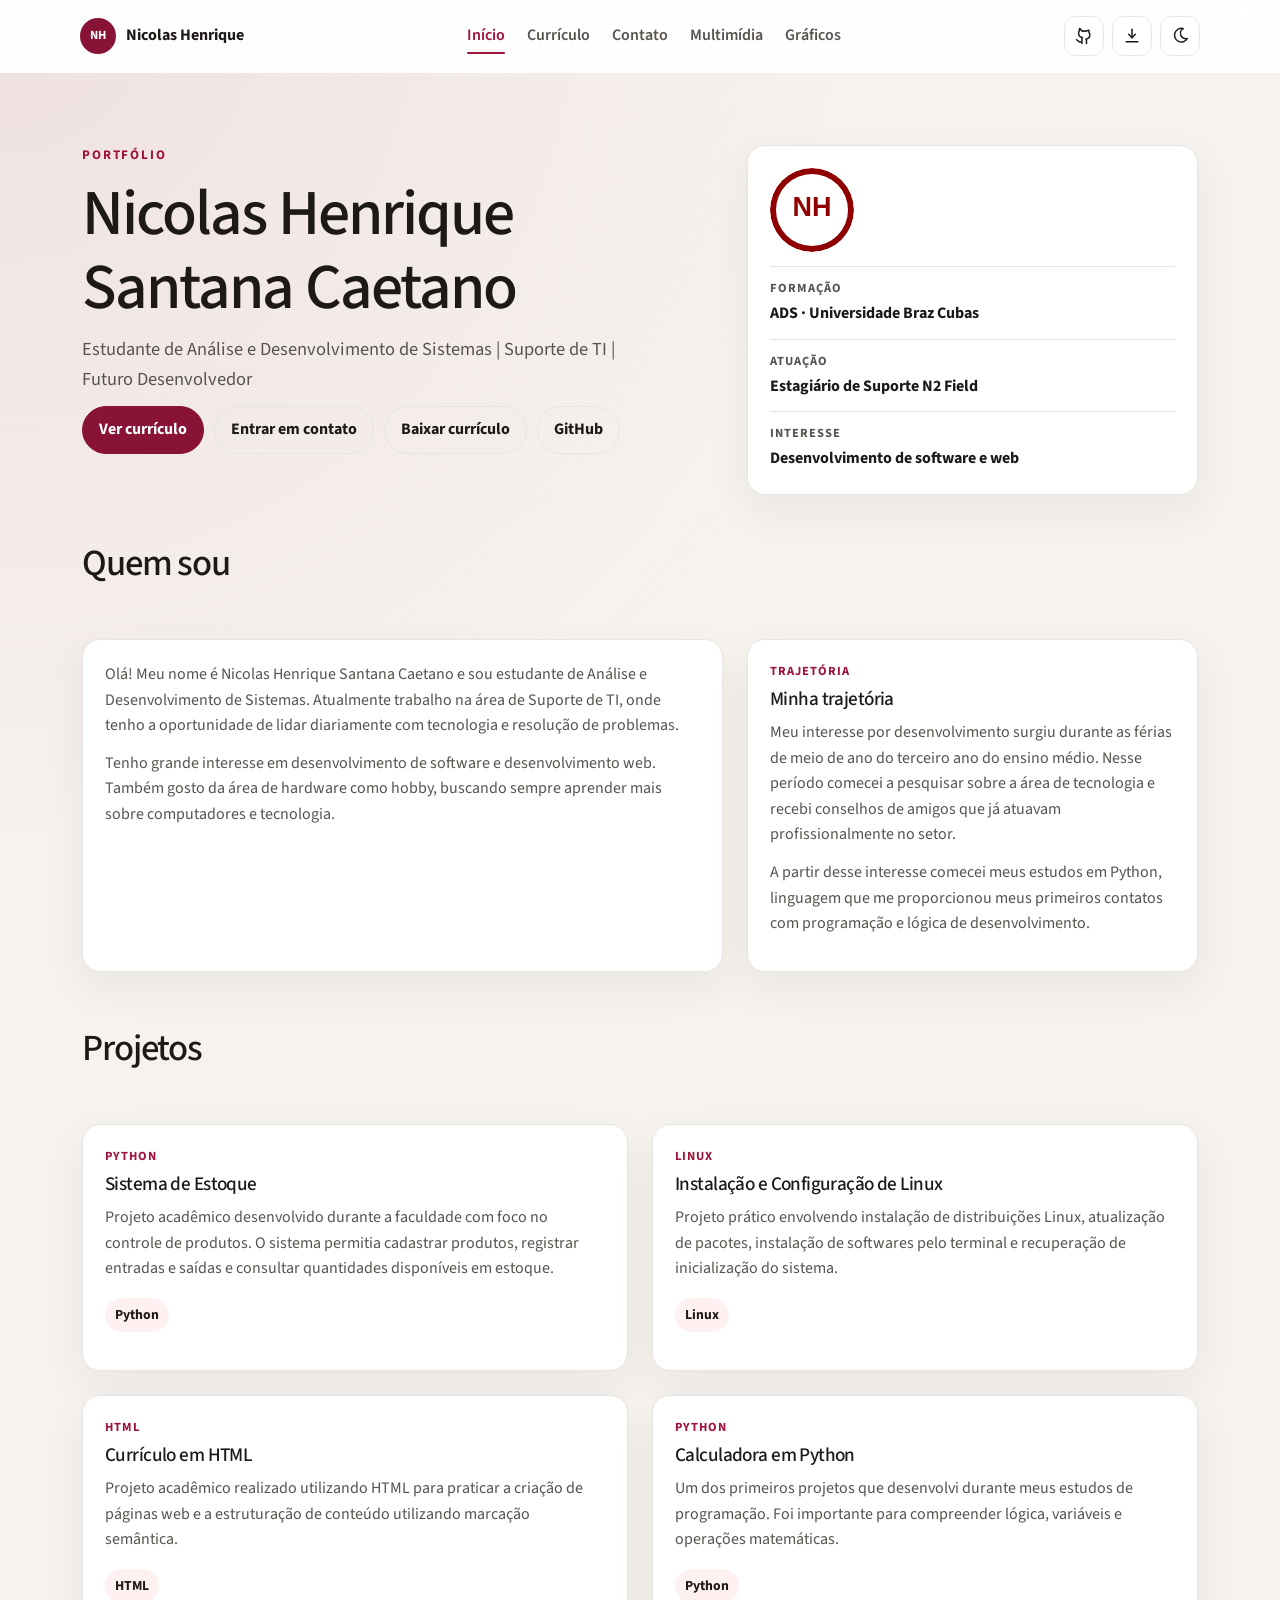
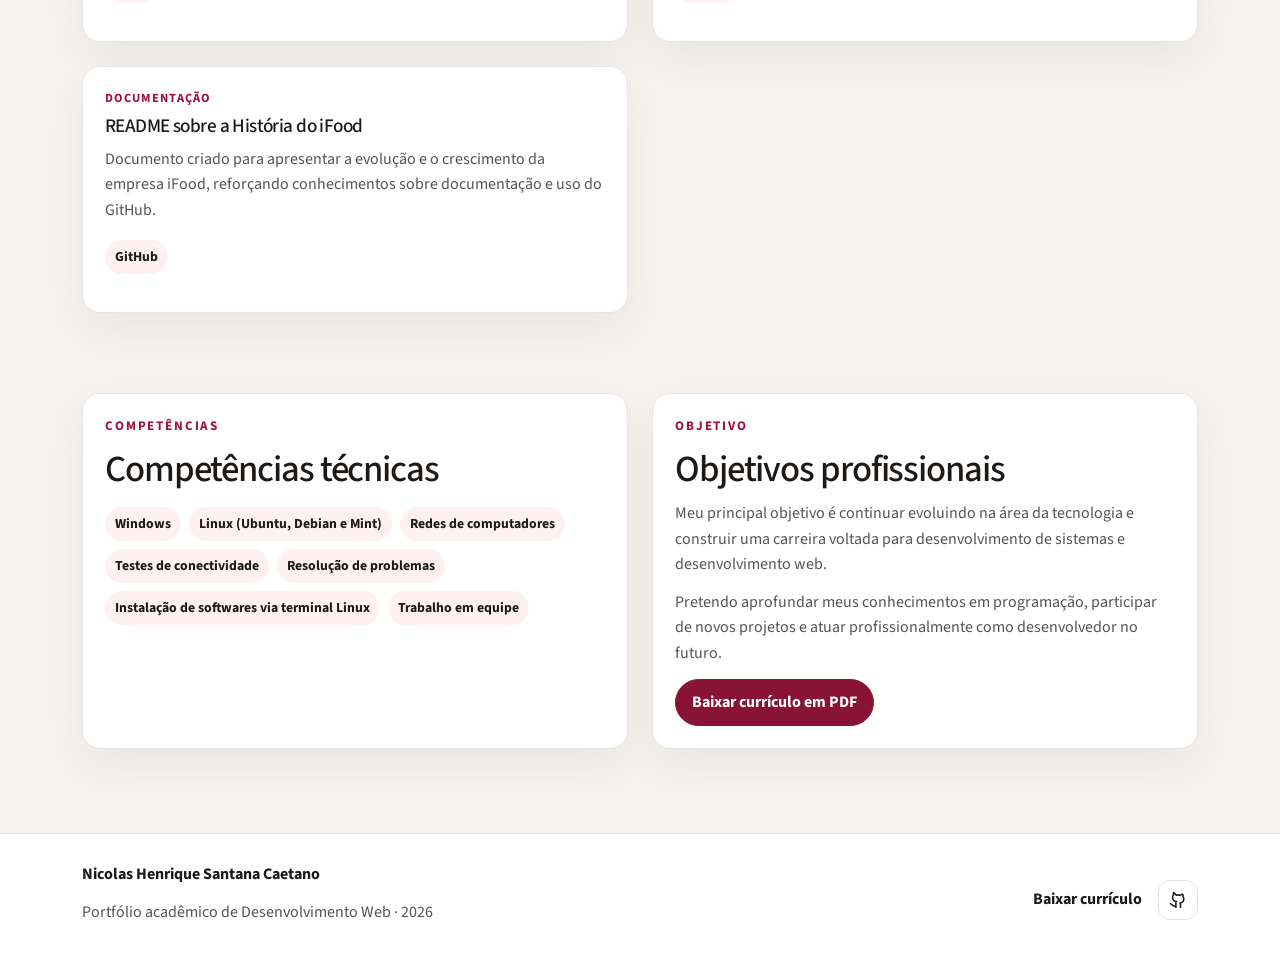
<file: index.html>
<!DOCTYPE html>
<html lang="pt-BR">

<head>
    <meta charset="UTF-8">
    <meta name="viewport" content="width=device-width, initial-scale=1.0">
    <title>Nicolas Henrique | Portfólio</title>
    <link rel="icon" href="img/monograma.svg" type="image/svg+xml">
    <link rel="preconnect" href="https://fonts.googleapis.com">
    <link rel="preconnect" href="https://fonts.gstatic.com" crossorigin>
    <link href="https://fonts.googleapis.com/css2?family=Source+Sans+3:wght@400;600;700&display=swap" rel="stylesheet">
    <link href="https://cdn.jsdelivr.net/npm/bootstrap@5.3.3/dist/css/bootstrap.min.css" rel="stylesheet" integrity="sha384-QWTKZyjpPEjISv5WaRU9OFeRpok6YctnYmDr5pNlyT2bRjXh0JMhjY6hW+ALEwIH" crossorigin="anonymous">
    <link rel="stylesheet" href="css/estilos.css">
</head>

<body>
    <a class="skip-link" href="#conteudo">Pular para o conteúdo</a>
    <div id="site-header"></div>

    <main id="conteudo" class="page-shell" tabindex="-1">
        <section class="hero">
            <div class="container">
                <div class="row g-4 hero-grid">
                    <div class="col-12 col-lg-7">
                        <p class="eyebrow">Portfólio</p>
                        <h1>Nicolas Henrique Santana Caetano</h1>
                        <p class="lede">Estudante de Análise e Desenvolvimento de Sistemas | Suporte de TI | Futuro Desenvolvedor</p>
                        <div class="hero-actions">
                            <a class="button" href="pages/curriculo.html">Ver currículo</a>
                            <a class="button button-ghost" href="pages/formulario.html">Entrar em contato</a>
                            <a class="button button-ghost" href="files/curriculo-nicolas-henrique.pdf" download>Baixar currículo</a>
                            <a class="button button-ghost" href="https://github.com/nicolassantana1106-cmd" target="_blank" rel="noopener noreferrer">GitHub</a>
                        </div>
                    </div>
                    <div class="col-12 col-lg-5">
                        <aside class="profile-card">
                            <img class="hero-avatar img-fluid" src="img/monograma.svg" width="84" height="84" alt="Monograma com as iniciais NH de Nicolas Henrique Santana Caetano">
                            <dl class="fact-list">
                                <div>
                                    <dt>Formação</dt>
                                    <dd>ADS · Universidade Braz Cubas</dd>
                                </div>
                                <div>
                                    <dt>Atuação</dt>
                                    <dd>Estagiário de Suporte N2 Field</dd>
                                </div>
                                <div>
                                    <dt>Interesse</dt>
                                    <dd>Desenvolvimento de software e web</dd>
                                </div>
                            </dl>
                        </aside>
                    </div>
                </div>
            </div>
        </section>

        <section class="section">
            <div class="container">
                <div class="section-heading">
                    <h2>Quem sou</h2>
                </div>
                <div class="row g-4">
                    <div class="col-12 col-lg-7">
                        <div class="panel">
                            <p>Olá! Meu nome é Nicolas Henrique Santana Caetano e sou estudante de Análise e Desenvolvimento de Sistemas. Atualmente trabalho na área de Suporte de TI, onde tenho a oportunidade de lidar diariamente com tecnologia e resolução de problemas.</p>
                            <p>Tenho grande interesse em desenvolvimento de software e desenvolvimento web. Também gosto da área de hardware como hobby, buscando sempre aprender mais sobre computadores e tecnologia.</p>
                        </div>
                    </div>
                    <div class="col-12 col-lg-5">
                        <div class="panel">
                            <p class="kicker">Trajetória</p>
                            <h3>Minha trajetória</h3>
                            <p>Meu interesse por desenvolvimento surgiu durante as férias de meio de ano do terceiro ano do ensino médio. Nesse período comecei a pesquisar sobre a área de tecnologia e recebi conselhos de amigos que já atuavam profissionalmente no setor.</p>
                            <p>A partir desse interesse comecei meus estudos em Python, linguagem que me proporcionou meus primeiros contatos com programação e lógica de desenvolvimento.</p>
                        </div>
                    </div>
                </div>
            </div>
        </section>

        <section class="section">
            <div class="container">
                <div class="section-heading">
                    <h2>Projetos</h2>
                </div>
                <div class="row g-4 project-grid">
                    <article class="col-12 col-md-6">
                        <div class="project-card">
                            <span class="kicker">Python</span>
                            <h3>Sistema de Estoque</h3>
                            <p>Projeto acadêmico desenvolvido durante a faculdade com foco no controle de produtos. O sistema permitia cadastrar produtos, registrar entradas e saídas e consultar quantidades disponíveis em estoque.</p>
                            <ul class="tags">
                                <li>Python</li>
                            </ul>
                        </div>
                    </article>
                    <article class="col-12 col-md-6">
                        <div class="project-card">
                            <span class="kicker">Linux</span>
                            <h3>Instalação e Configuração de Linux</h3>
                            <p>Projeto prático envolvendo instalação de distribuições Linux, atualização de pacotes, instalação de softwares pelo terminal e recuperação de inicialização do sistema.</p>
                            <ul class="tags">
                                <li>Linux</li>
                            </ul>
                        </div>
                    </article>
                    <article class="col-12 col-md-6">
                        <div class="project-card">
                            <span class="kicker">HTML</span>
                            <h3>Currículo em HTML</h3>
                            <p>Projeto acadêmico realizado utilizando HTML para praticar a criação de páginas web e a estruturação de conteúdo utilizando marcação semântica.</p>
                            <ul class="tags">
                                <li>HTML</li>
                            </ul>
                        </div>
                    </article>
                    <article class="col-12 col-md-6">
                        <div class="project-card">
                            <span class="kicker">Python</span>
                            <h3>Calculadora em Python</h3>
                            <p>Um dos primeiros projetos que desenvolvi durante meus estudos de programação. Foi importante para compreender lógica, variáveis e operações matemáticas.</p>
                            <ul class="tags">
                                <li>Python</li>
                            </ul>
                        </div>
                    </article>
                    <article class="col-12 col-md-6">
                        <div class="project-card">
                            <span class="kicker">Documentação</span>
                            <h3>README sobre a História do iFood</h3>
                            <p>Documento criado para apresentar a evolução e o crescimento da empresa iFood, reforçando conhecimentos sobre documentação e uso do GitHub.</p>
                            <ul class="tags">
                                <li>GitHub</li>
                            </ul>
                        </div>
                    </article>
                </div>
            </div>
        </section>

        <section class="section">
            <div class="container">
                <div class="row g-4">
                    <div class="col-12 col-lg-6">
                        <div class="panel">
                            <p class="eyebrow">Competências</p>
                            <h2>Competências técnicas</h2>
                            <ul class="skill-cloud tags">
                                <li>Windows</li>
                                <li>Linux (Ubuntu, Debian e Mint)</li>
                                <li>Redes de computadores</li>
                                <li>Testes de conectividade</li>
                                <li>Resolução de problemas</li>
                                <li>Instalação de softwares via terminal Linux</li>
                                <li>Trabalho em equipe</li>
                            </ul>
                        </div>
                    </div>
                    <div class="col-12 col-lg-6">
                        <div class="panel">
                            <p class="eyebrow">Objetivo</p>
                            <h2>Objetivos profissionais</h2>
                            <p>Meu principal objetivo é continuar evoluindo na área da tecnologia e construir uma carreira voltada para desenvolvimento de sistemas e desenvolvimento web.</p>
                            <p>Pretendo aprofundar meus conhecimentos em programação, participar de novos projetos e atuar profissionalmente como desenvolvedor no futuro.</p>
                            <a class="button" href="files/curriculo-nicolas-henrique.pdf" download>Baixar currículo em PDF</a>
                        </div>
                    </div>
                </div>
            </div>
        </section>
    </main>

    <div id="site-footer"></div>
    <script src="js/includes.js" data-header-path="components/header.html" data-footer-path="components/footer.html"></script>
    <script src="js/scripts.js"></script>
</body>

</html>
</file>
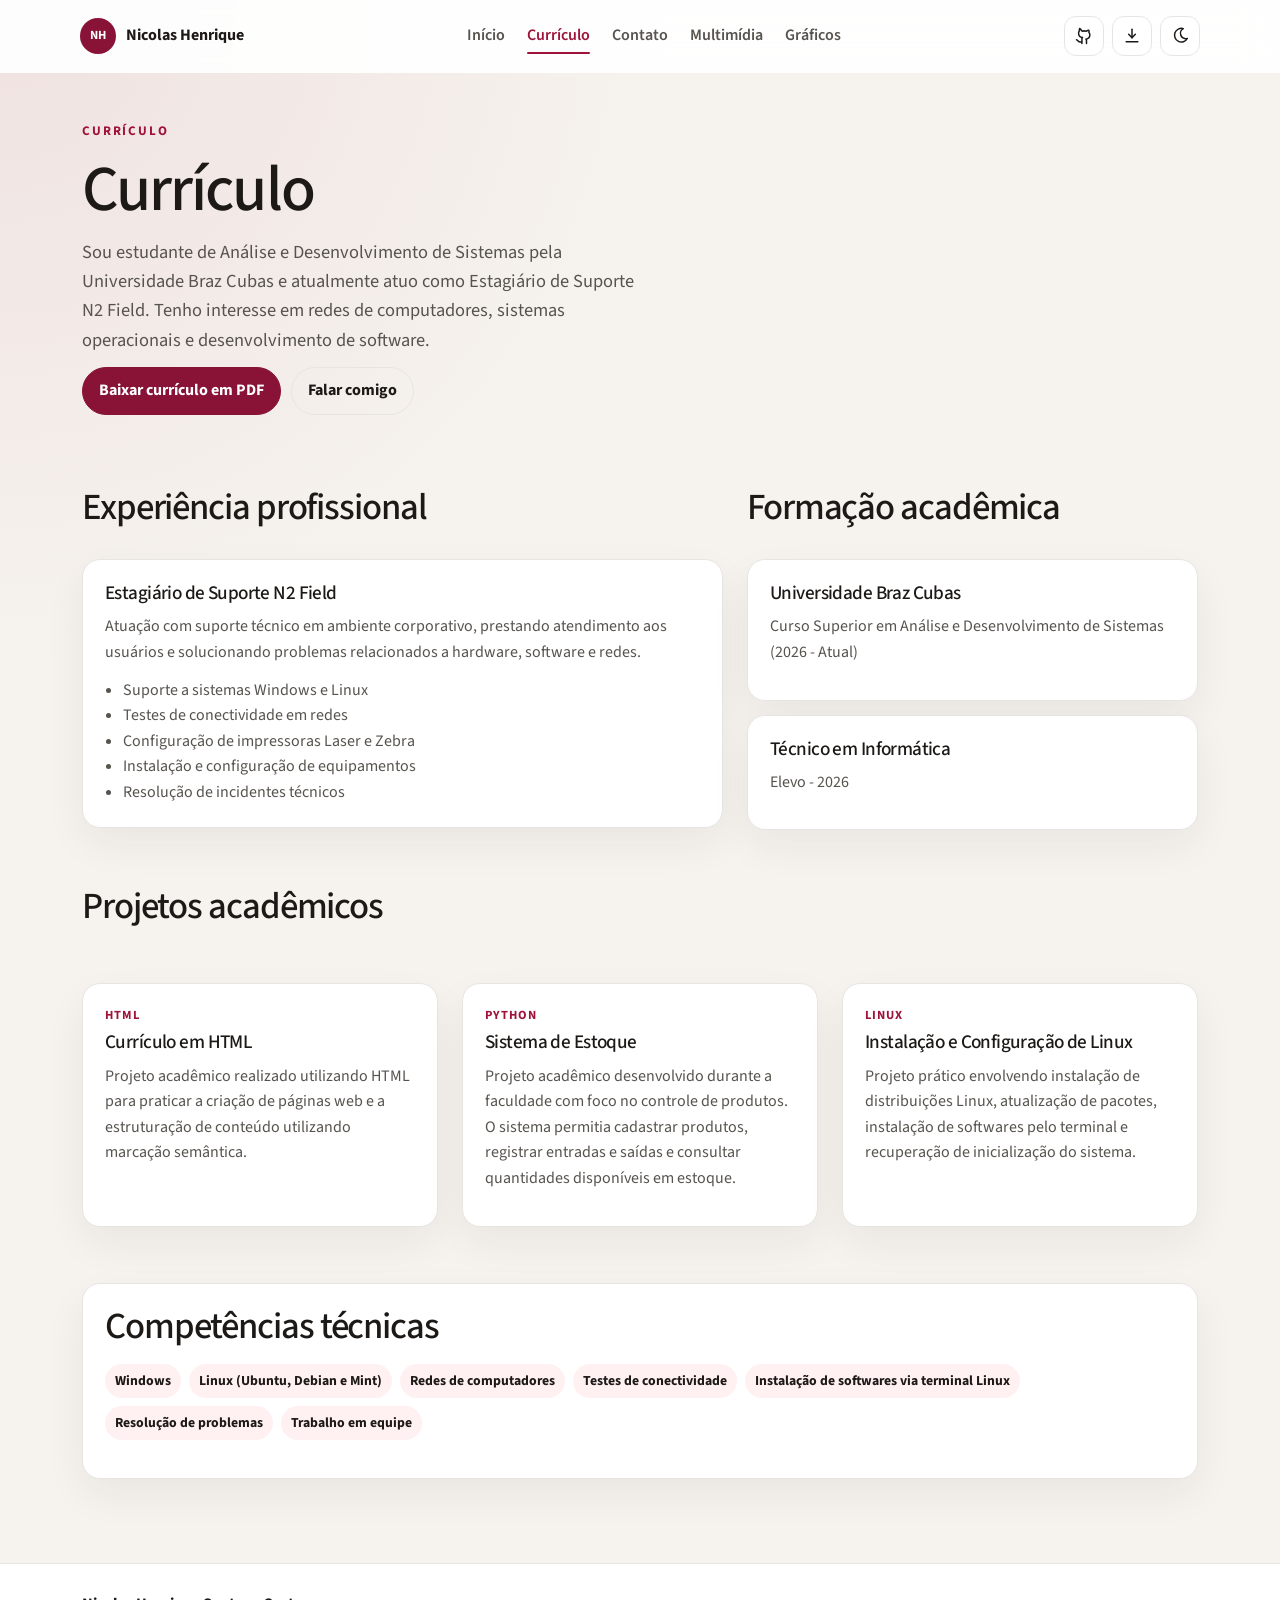
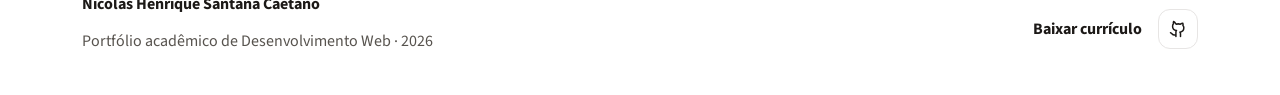
<file: pages/curriculo.html>
<!DOCTYPE html>
<html lang="pt-BR">

<head>
    <meta charset="UTF-8">
    <meta name="viewport" content="width=device-width, initial-scale=1.0">
    <title>Currículo | Nicolas Henrique</title>
    <link rel="icon" href="../img/monograma.svg" type="image/svg+xml">
    <link rel="preconnect" href="https://fonts.googleapis.com">
    <link rel="preconnect" href="https://fonts.gstatic.com" crossorigin>
    <link href="https://fonts.googleapis.com/css2?family=Source+Sans+3:wght@400;600;700&display=swap" rel="stylesheet">
    <link href="https://cdn.jsdelivr.net/npm/bootstrap@5.3.3/dist/css/bootstrap.min.css" rel="stylesheet" integrity="sha384-QWTKZyjpPEjISv5WaRU9OFeRpok6YctnYmDr5pNlyT2bRjXh0JMhjY6hW+ALEwIH" crossorigin="anonymous">
    <link rel="stylesheet" href="../css/estilos.css">
</head>

<body>
    <a class="skip-link" href="#conteudo">Pular para o conteúdo</a>
    <div id="site-header"></div>

    <main id="conteudo" class="page-shell" tabindex="-1">
        <section class="hero">
            <div class="container">
                <p class="eyebrow">Currículo</p>
                <h1>Currículo</h1>
                <p class="lede">Sou estudante de Análise e Desenvolvimento de Sistemas pela Universidade Braz Cubas e atualmente atuo como Estagiário de Suporte N2 Field. Tenho interesse em redes de computadores, sistemas operacionais e desenvolvimento de software.</p>
                <div class="hero-actions">
                    <a class="button" href="../files/curriculo-nicolas-henrique.pdf" download>Baixar currículo em PDF</a>
                    <a class="button button-ghost" href="formulario.html">Falar comigo</a>
                </div>
            </div>
        </section>

        <section class="section">
            <div class="container">
                <div class="row g-4">
                    <div class="col-12 col-lg-7">
                        <div class="section-heading">
                            <h2>Experiência profissional</h2>
                        </div>
                        <article class="timeline-item">
                            <h3>Estagiário de Suporte N2 Field</h3>
                            <p>Atuação com suporte técnico em ambiente corporativo, prestando atendimento aos usuários e solucionando problemas relacionados a hardware, software e redes.</p>
                            <ul>
                                <li>Suporte a sistemas Windows e Linux</li>
                                <li>Testes de conectividade em redes</li>
                                <li>Configuração de impressoras Laser e Zebra</li>
                                <li>Instalação e configuração de equipamentos</li>
                                <li>Resolução de incidentes técnicos</li>
                            </ul>
                        </article>
                    </div>
                    <div class="col-12 col-lg-5">
                        <div class="section-heading">
                            <h2>Formação acadêmica</h2>
                        </div>
                        <div class="timeline">
                            <article class="timeline-item">
                                <h3>Universidade Braz Cubas</h3>
                                <p>Curso Superior em Análise e Desenvolvimento de Sistemas (2026 - Atual)</p>
                            </article>
                            <article class="timeline-item">
                                <h3>Técnico em Informática</h3>
                                <p>Elevo - 2026</p>
                            </article>
                        </div>
                    </div>
                </div>
            </div>
        </section>

        <section class="section">
            <div class="container">
                <div class="section-heading">
                    <h2>Projetos acadêmicos</h2>
                </div>
                <div class="row g-4">
                    <article class="col-12 col-md-4">
                        <div class="project-card">
                            <span class="kicker">HTML</span>
                            <h3>Currículo em HTML</h3>
                            <p>Projeto acadêmico realizado utilizando HTML para praticar a criação de páginas web e a estruturação de conteúdo utilizando marcação semântica.</p>
                        </div>
                    </article>
                    <article class="col-12 col-md-4">
                        <div class="project-card">
                            <span class="kicker">Python</span>
                            <h3>Sistema de Estoque</h3>
                            <p>Projeto acadêmico desenvolvido durante a faculdade com foco no controle de produtos. O sistema permitia cadastrar produtos, registrar entradas e saídas e consultar quantidades disponíveis em estoque.</p>
                        </div>
                    </article>
                    <article class="col-12 col-md-4">
                        <div class="project-card">
                            <span class="kicker">Linux</span>
                            <h3>Instalação e Configuração de Linux</h3>
                            <p>Projeto prático envolvendo instalação de distribuições Linux, atualização de pacotes, instalação de softwares pelo terminal e recuperação de inicialização do sistema.</p>
                        </div>
                    </article>
                </div>
            </div>
        </section>

        <section class="section">
            <div class="container">
                <div class="panel">
                    <h2>Competências técnicas</h2>
                    <ul class="skill-cloud tags">
                        <li>Windows</li>
                        <li>Linux (Ubuntu, Debian e Mint)</li>
                        <li>Redes de computadores</li>
                        <li>Testes de conectividade</li>
                        <li>Instalação de softwares via terminal Linux</li>
                        <li>Resolução de problemas</li>
                        <li>Trabalho em equipe</li>
                    </ul>
                </div>
            </div>
        </section>
    </main>

    <div id="site-footer"></div>
    <script src="../js/includes.js" data-header-path="../components/header.html" data-footer-path="../components/footer.html"></script>
    <script src="../js/scripts.js"></script>
</body>

</html>
</file>
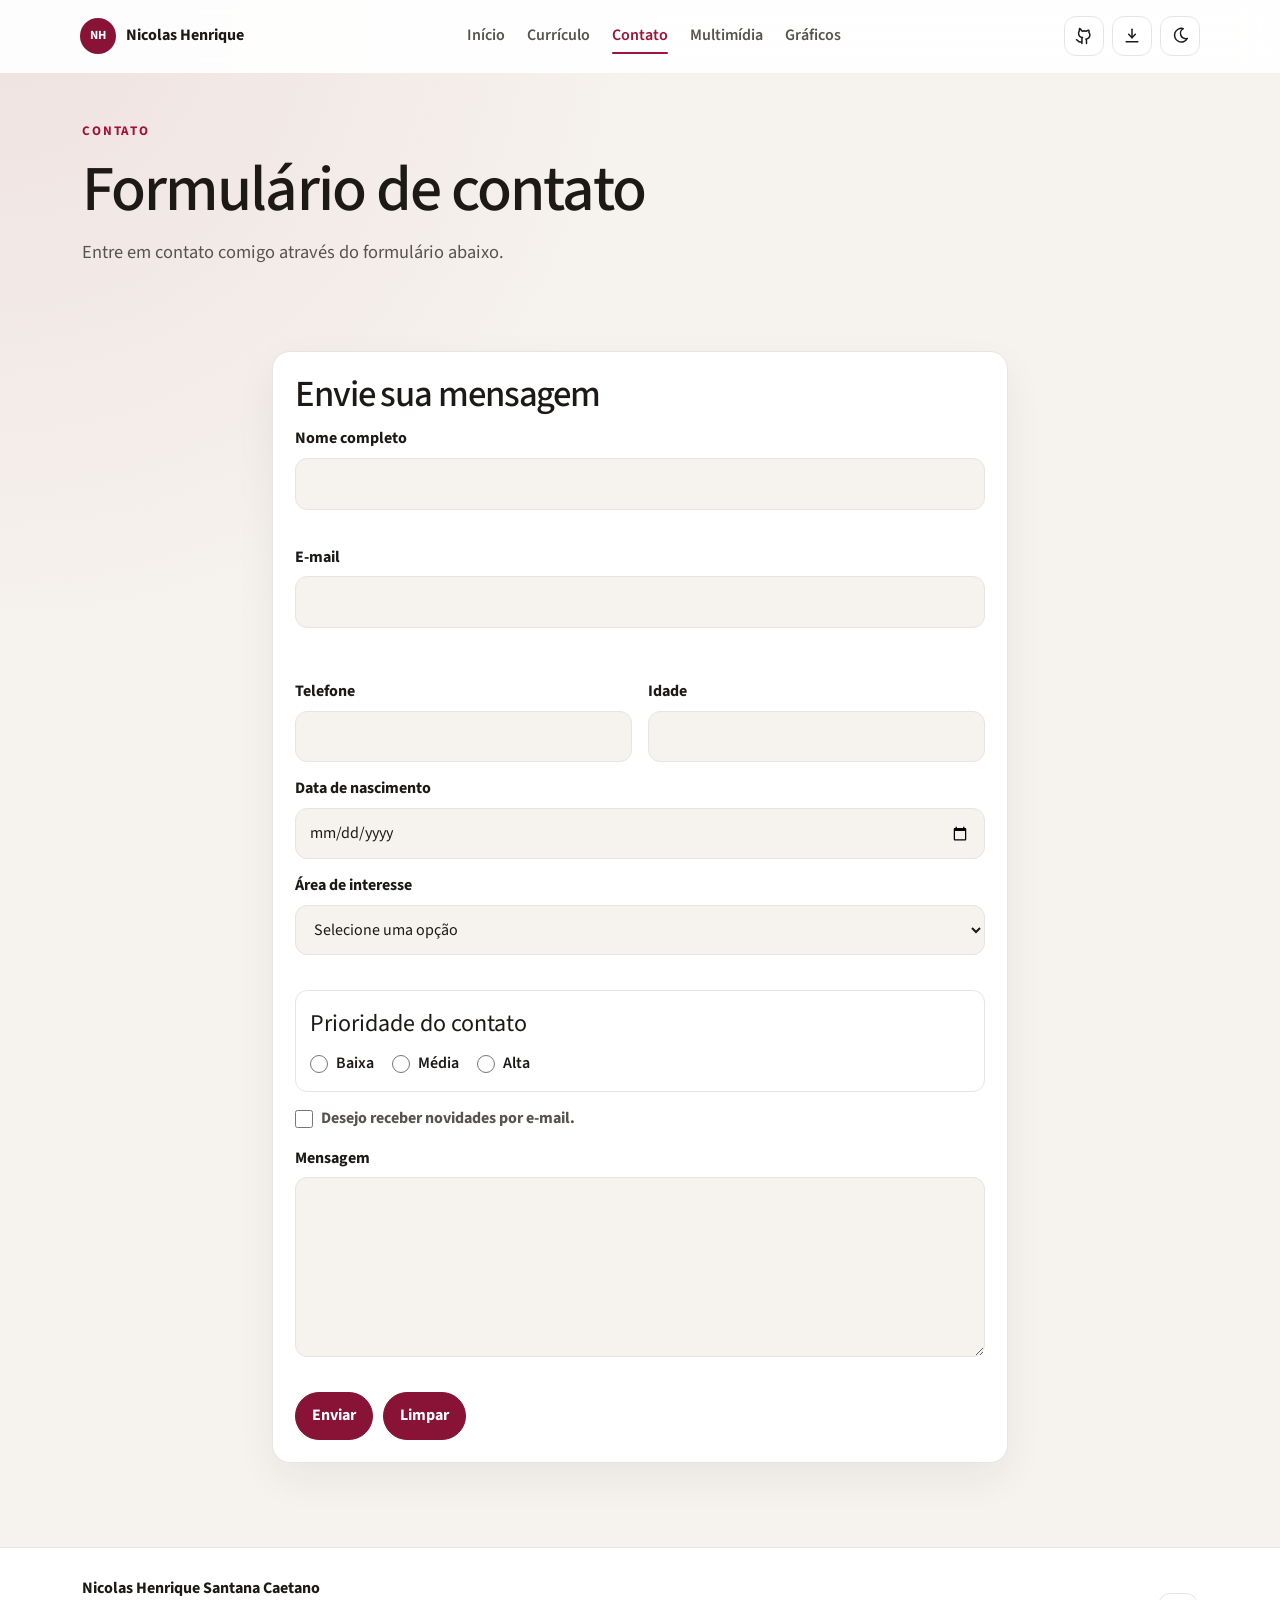
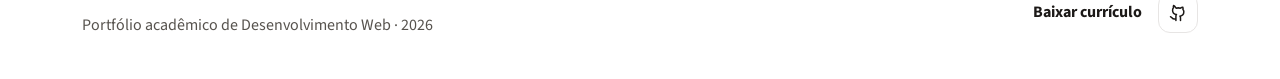
<file: pages/formulario.html>
<!DOCTYPE html>
<html lang="pt-BR">

<head>
    <meta charset="UTF-8">
    <meta name="viewport" content="width=device-width, initial-scale=1.0">
    <title>Contato | Nicolas Henrique</title>
    <link rel="icon" href="../img/monograma.svg" type="image/svg+xml">
    <link rel="preconnect" href="https://fonts.googleapis.com">
    <link rel="preconnect" href="https://fonts.gstatic.com" crossorigin>
    <link href="https://fonts.googleapis.com/css2?family=Source+Sans+3:wght@400;600;700&display=swap" rel="stylesheet">
    <link href="https://cdn.jsdelivr.net/npm/bootstrap@5.3.3/dist/css/bootstrap.min.css" rel="stylesheet" integrity="sha384-QWTKZyjpPEjISv5WaRU9OFeRpok6YctnYmDr5pNlyT2bRjXh0JMhjY6hW+ALEwIH" crossorigin="anonymous">
    <link rel="stylesheet" href="../css/estilos.css">
</head>

<body>
    <a class="skip-link" href="#conteudo">Pular para o conteúdo</a>
    <div id="site-header"></div>

    <main id="conteudo" class="page-shell" tabindex="-1">
        <section class="hero">
            <div class="container">
                <p class="eyebrow">Contato</p>
                <h1>Formulário de contato</h1>
                <p class="lede">Entre em contato comigo através do formulário abaixo.</p>
            </div>
        </section>

        <section class="section">
            <div class="container">
                <div class="row g-4 contact-layout">
                    <div class="col-12 col-lg-8 mx-auto">
                        <div class="panel">
                            <h2>Envie sua mensagem</h2>
                            <form id="form-contato" novalidate>
                                <div class="field">
                                    <label for="nome">Nome completo</label>
                                    <input type="text" id="nome" name="nome" autocomplete="name" aria-describedby="error-nome" aria-invalid="false">
                                    <span id="error-nome" class="field-error" aria-live="polite"></span>
                                </div>
                                <div class="field">
                                    <label for="email">E-mail</label>
                                    <input type="email" id="email" name="email" autocomplete="email" aria-describedby="error-email" aria-invalid="false">
                                    <span id="error-email" class="field-error" aria-live="polite"></span>
                                </div>
                                <div class="row g-3">
                                    <div class="col-12 col-md-6">
                                        <div class="field">
                                            <label for="telefone">Telefone</label>
                                            <input type="tel" id="telefone" name="telefone" autocomplete="tel">
                                        </div>
                                    </div>
                                    <div class="col-12 col-md-6">
                                        <div class="field">
                                            <label for="idade">Idade</label>
                                            <input type="number" id="idade" name="idade" min="1" max="120">
                                        </div>
                                    </div>
                                </div>
                                <div class="field">
                                    <label for="nascimento">Data de nascimento</label>
                                    <input type="date" id="nascimento" name="nascimento">
                                </div>
                                <div class="field">
                                    <label for="area">Área de interesse</label>
                                    <select id="area" name="area" aria-describedby="error-area" aria-invalid="false">
                                        <option value="">Selecione uma opção</option>
                                        <option value="suporte">Suporte de TI</option>
                                        <option value="redes">Redes</option>
                                        <option value="desenvolvimento">Desenvolvimento web</option>
                                        <option value="programacao">Programação</option>
                                    </select>
                                    <span id="error-area" class="field-error" aria-live="polite"></span>
                                </div>
                                <fieldset aria-describedby="error-prioridade">
                                    <legend>Prioridade do contato</legend>
                                    <div class="opcoes">
                                        <label><input type="radio" name="prioridade" value="baixa" aria-invalid="false"> Baixa</label>
                                        <label><input type="radio" name="prioridade" value="media" aria-invalid="false"> Média</label>
                                        <label><input type="radio" name="prioridade" value="alta" aria-invalid="false"> Alta</label>
                                    </div>
                                    <span id="error-prioridade" class="field-error" aria-live="polite"></span>
                                </fieldset>
                                <p class="checkbox">
                                    <input type="checkbox" id="novidades" name="novidades">
                                    <label for="novidades">Desejo receber novidades por e-mail.</label>
                                </p>
                                <div class="field">
                                    <label for="mensagem">Mensagem</label>
                                    <textarea id="mensagem" name="mensagem" rows="6" aria-describedby="error-mensagem" aria-invalid="false"></textarea>
                                    <span id="error-mensagem" class="field-error" aria-live="polite"></span>
                                </div>
                                <div class="botoes">
                                    <button class="button" type="submit">Enviar</button>
                                    <button class="button button-ghost" type="reset">Limpar</button>
                                </div>
                                <p id="form-status" class="form-feedback" aria-live="polite"></p>
                            </form>
                        </div>
                    </div>
                </div>
            </div>
        </section>
    </main>

    <div id="site-footer"></div>
    <script src="../js/includes.js" data-header-path="../components/header.html" data-footer-path="../components/footer.html"></script>
    <script src="../js/scripts.js"></script>
</body>

</html>
</file>
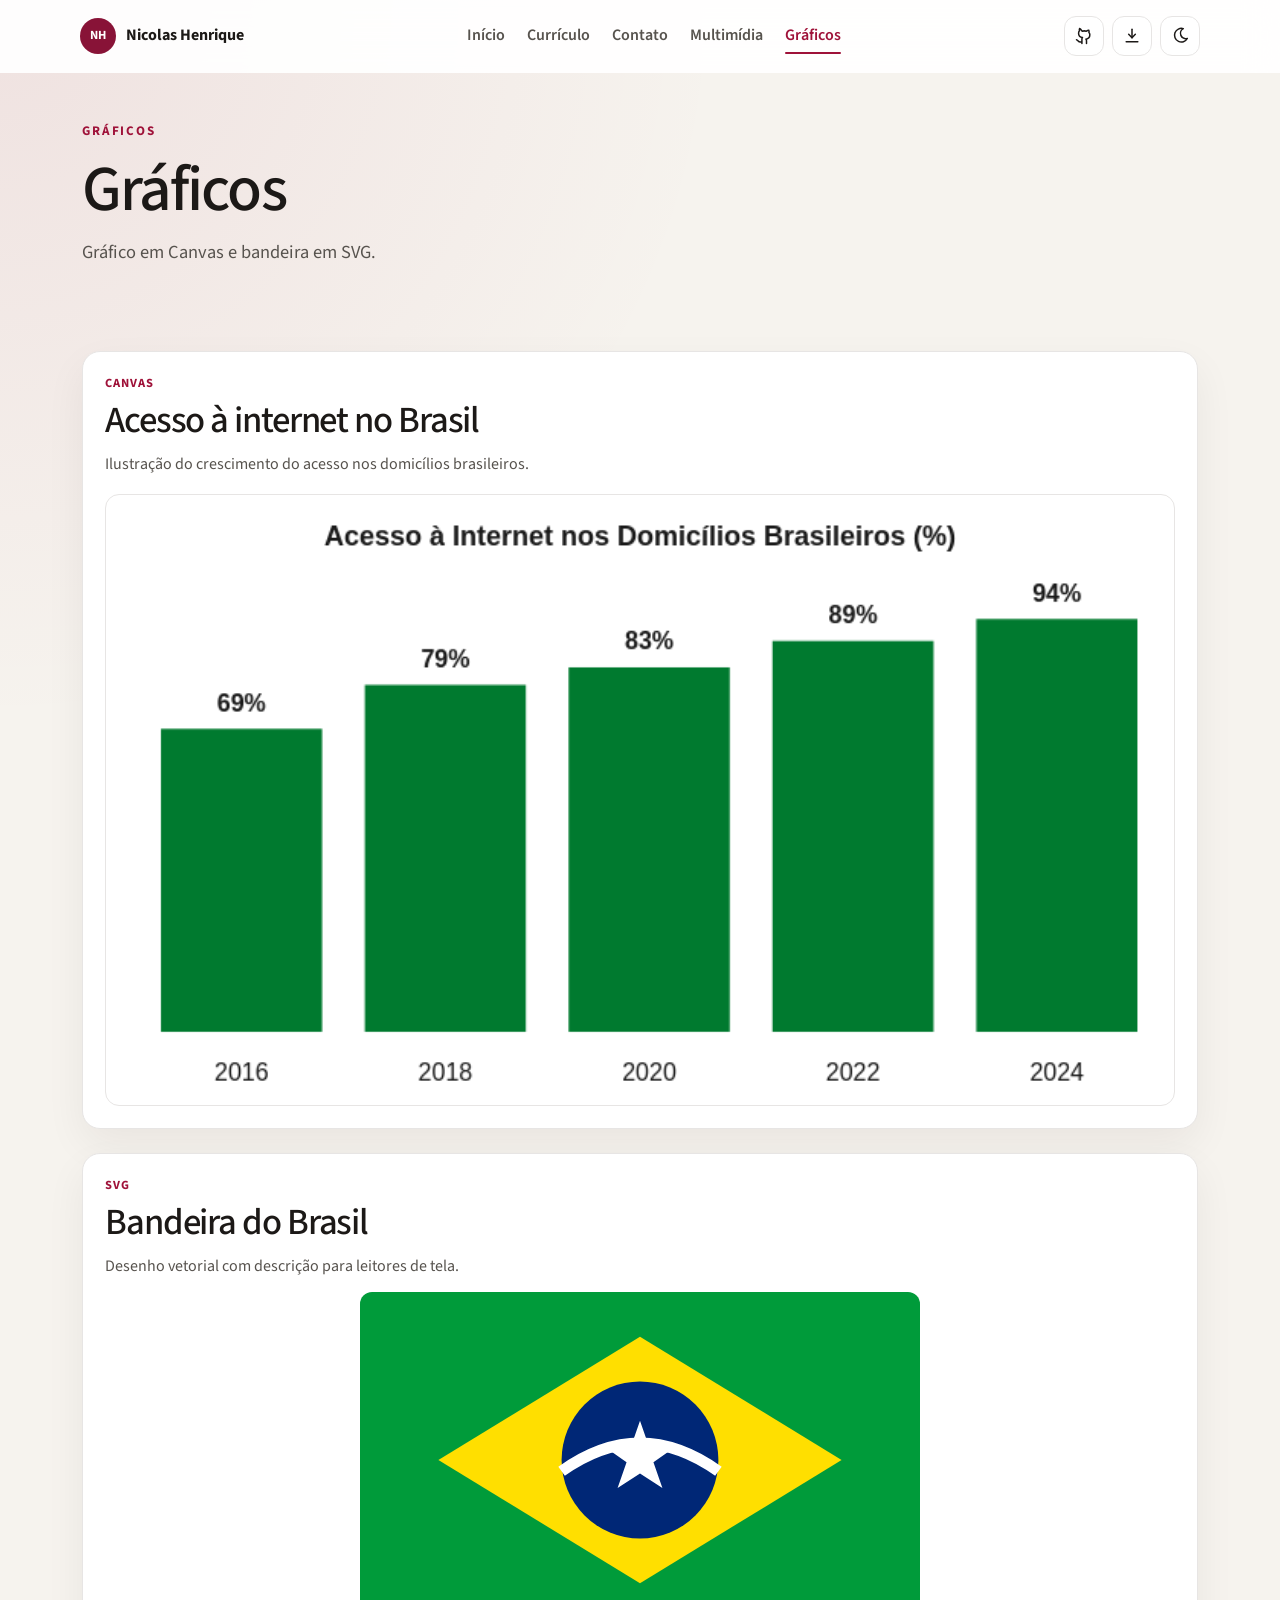
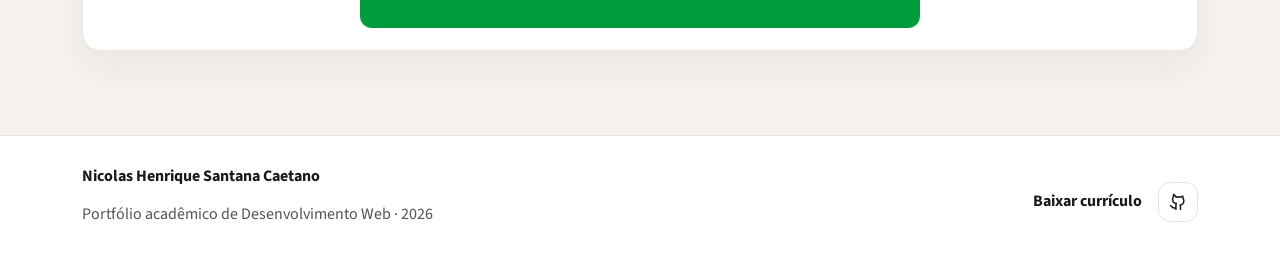
<file: pages/grafico.html>
<!DOCTYPE html>
<html lang="pt-BR">

<head>
    <meta charset="UTF-8">
    <meta name="viewport" content="width=device-width, initial-scale=1.0">
    <title>Gráficos | Nicolas Henrique</title>
    <link rel="icon" href="../img/monograma.svg" type="image/svg+xml">
    <link rel="preconnect" href="https://fonts.googleapis.com">
    <link rel="preconnect" href="https://fonts.gstatic.com" crossorigin>
    <link href="https://fonts.googleapis.com/css2?family=Source+Sans+3:wght@400;600;700&display=swap" rel="stylesheet">
    <link href="https://cdn.jsdelivr.net/npm/bootstrap@5.3.3/dist/css/bootstrap.min.css" rel="stylesheet" integrity="sha384-QWTKZyjpPEjISv5WaRU9OFeRpok6YctnYmDr5pNlyT2bRjXh0JMhjY6hW+ALEwIH" crossorigin="anonymous">
    <link rel="stylesheet" href="../css/estilos.css">
</head>

<body>
    <a class="skip-link" href="#conteudo">Pular para o conteúdo</a>
    <div id="site-header"></div>

    <main id="conteudo" class="page-shell" tabindex="-1">
        <section class="hero">
            <div class="container">
                <p class="eyebrow">Gráficos</p>
                <h1>Gráficos</h1>
                <p class="lede">Gráfico em Canvas e bandeira em SVG.</p>
            </div>
        </section>

        <section class="section">
            <div class="container">
                <div class="row g-4">
                    <article class="col-12">
                        <div class="chart-frame">
                            <p class="kicker">Canvas</p>
                            <h2>Acesso à internet no Brasil</h2>
                            <p>Ilustração do crescimento do acesso nos domicílios brasileiros.</p>
                            <canvas id="grafico" width="700" height="400" role="img" aria-label="Gráfico ilustrativo do acesso à Internet nos domicílios brasileiros: 69% em 2016, 79% em 2018, 83% em 2020, 89% em 2022 e 94% em 2024.">
                                Seu navegador não suporta Canvas.
                            </canvas>
                        </div>
                    </article>
                    <article class="col-12">
                        <div class="chart-frame flag-frame">
                            <p class="kicker">SVG</p>
                            <h2>Bandeira do Brasil</h2>
                            <p>Desenho vetorial com descrição para leitores de tela.</p>
                            <svg viewBox="0 0 500 300" role="img" aria-label="Representação da bandeira do Brasil">
                                <rect x="0" y="0" width="500" height="300" fill="#009B3A"></rect>
                                <polygon points="250,40 430,150 250,260 70,150" fill="#FFDF00"></polygon>
                                <circle cx="250" cy="150" r="70" fill="#002776"></circle>
                                <path d="M180 160 Q250 110 320 160" stroke="white" stroke-width="10" fill="none"></path>
                                <polygon points="250,115 258,138 282,138 262,152 270,175 250,162 230,175 238,152 218,138 242,138" fill="white"></polygon>
                            </svg>
                        </div>
                    </article>
                </div>
            </div>
        </section>
    </main>

    <div id="site-footer"></div>
    <script src="../js/includes.js" data-header-path="../components/header.html" data-footer-path="../components/footer.html"></script>
    <script src="../js/scripts.js"></script>
    <script>
        const canvas = document.getElementById("grafico");
        const ctx = canvas.getContext("2d");
        const dados = [
            { ano: "2016", valor: 69 },
            { ano: "2018", valor: 79 },
            { ano: "2020", valor: 83 },
            { ano: "2022", valor: 89 },
            { ano: "2024", valor: 94 }
        ];

        const largura = canvas.width;
        const altura = canvas.height;
        const margem = { topo: 64, direita: 24, base: 48, esquerda: 36 };
        const areaLargura = largura - margem.esquerda - margem.direita;
        const areaAltura = altura - margem.topo - margem.base;
        const espaco = 28;
        const larguraBarra = (areaLargura - espaco * (dados.length - 1)) / dados.length;

        ctx.clearRect(0, 0, largura, altura);
        ctx.fillStyle = "#1a1a1a";
        ctx.font = "bold 18px Arial";
        ctx.textAlign = "center";
        ctx.textBaseline = "middle";
        ctx.fillText("Acesso à Internet nos Domicílios Brasileiros (%)", largura / 2, 28);

        dados.forEach((item, indice) => {
            const alturaBarra = (item.valor / 100) * areaAltura;
            const x = margem.esquerda + indice * (larguraBarra + espaco);
            const y = margem.topo + (areaAltura - alturaBarra);

            ctx.fillStyle = "#007a2f";
            ctx.fillRect(x, y, larguraBarra, alturaBarra);

            ctx.fillStyle = "#1a1a1a";
            ctx.font = "bold 16px Arial";
            ctx.fillText(`${item.valor}%`, x + larguraBarra / 2, y - 16);
            ctx.font = "16px Arial";
            ctx.fillText(item.ano, x + larguraBarra / 2, altura - 20);
        });
    </script>
</body>

</html>
</file>
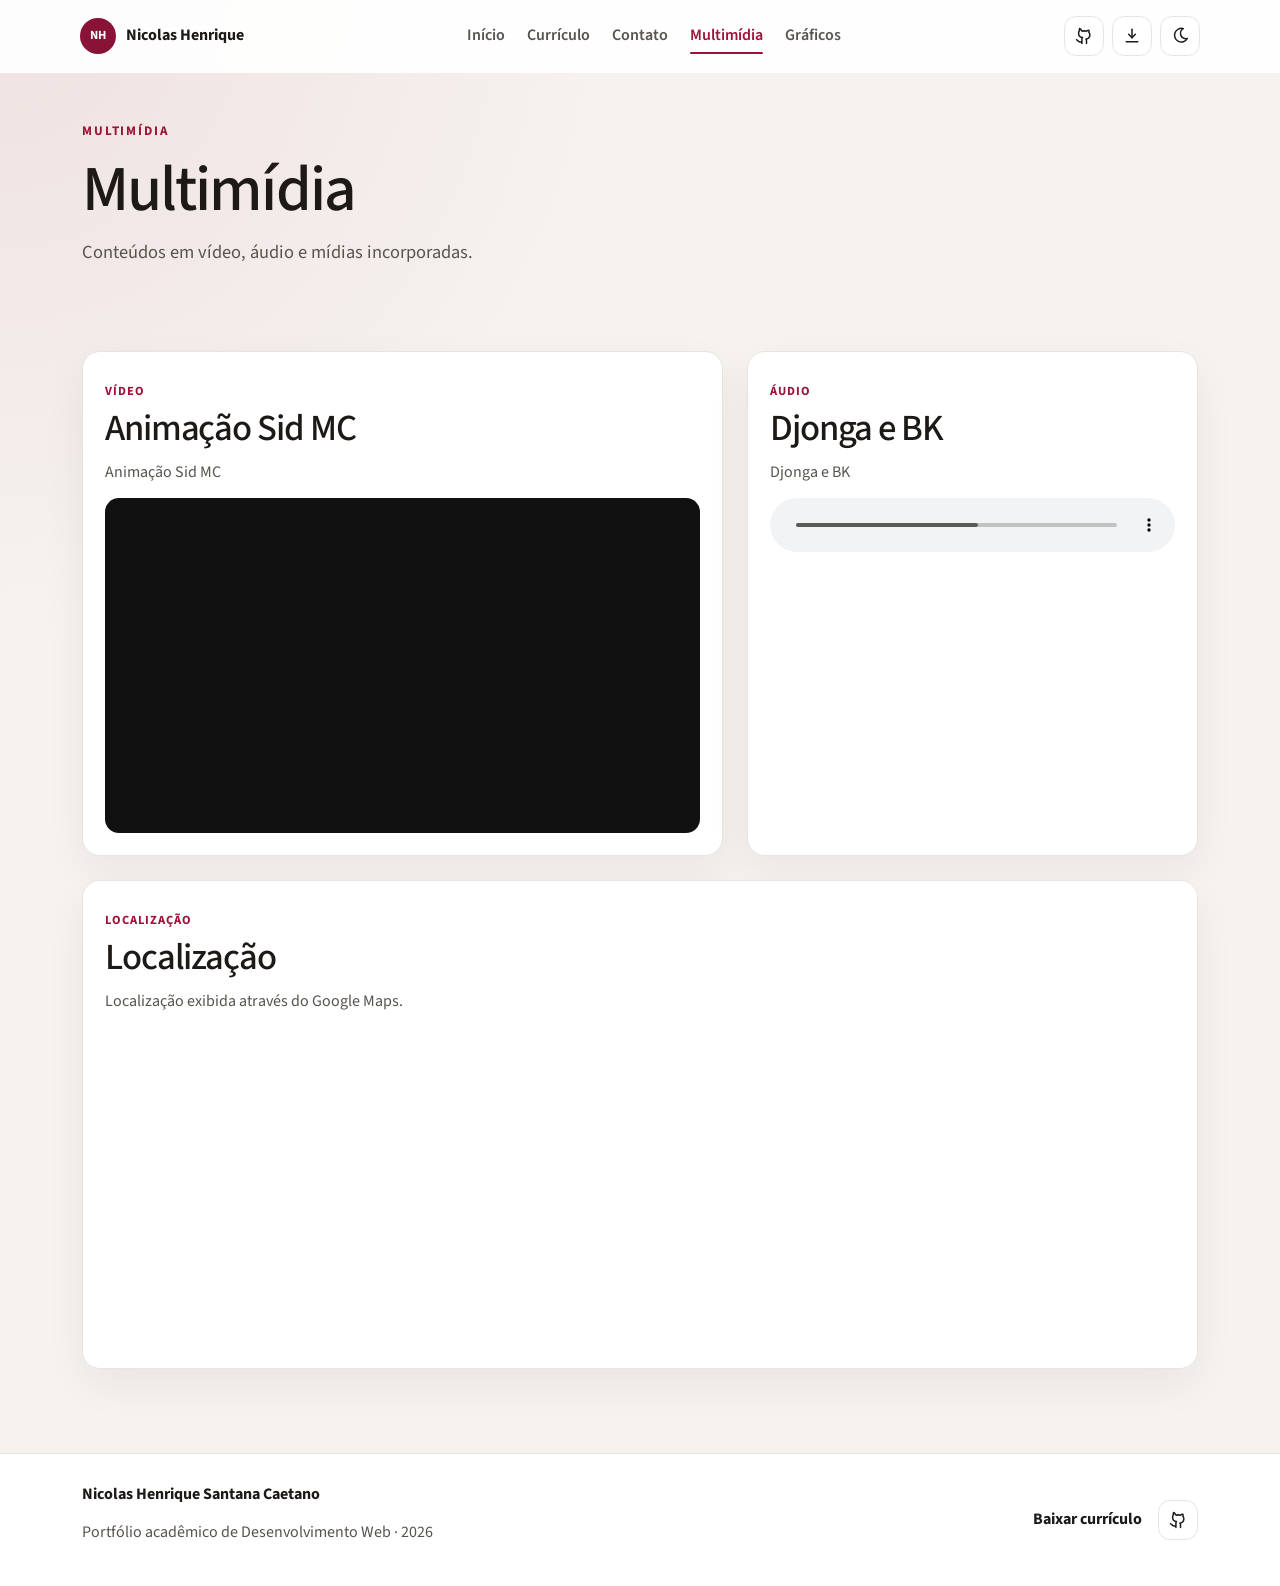
<file: pages/multimidia.html>
<!DOCTYPE html>
<html lang="pt-BR">

<head>
    <meta charset="UTF-8">
    <meta name="viewport" content="width=device-width, initial-scale=1.0">
    <title>Multimídia | Nicolas Henrique</title>
    <link rel="icon" href="../img/monograma.svg" type="image/svg+xml">
    <link rel="preconnect" href="https://fonts.googleapis.com">
    <link rel="preconnect" href="https://fonts.gstatic.com" crossorigin>
    <link href="https://fonts.googleapis.com/css2?family=Source+Sans+3:wght@400;600;700&display=swap" rel="stylesheet">
    <link href="https://cdn.jsdelivr.net/npm/bootstrap@5.3.3/dist/css/bootstrap.min.css" rel="stylesheet" integrity="sha384-QWTKZyjpPEjISv5WaRU9OFeRpok6YctnYmDr5pNlyT2bRjXh0JMhjY6hW+ALEwIH" crossorigin="anonymous">
    <link rel="stylesheet" href="../css/estilos.css">
</head>

<body>
    <a class="skip-link" href="#conteudo">Pular para o conteúdo</a>
    <div id="site-header"></div>

    <main id="conteudo" class="page-shell" tabindex="-1">
        <section class="hero">
            <div class="container">
                <p class="eyebrow">Multimídia</p>
                <h1>Multimídia</h1>
                <p class="lede">Conteúdos em vídeo, áudio e mídias incorporadas.</p>
            </div>
        </section>

        <section class="section">
            <div class="container">
                <div class="row g-4 media-grid">
                    <article class="col-12 col-lg-7">
                        <div class="media-card">
                            <p class="kicker">Vídeo</p>
                            <h2>Animação Sid MC</h2>
                            <p>Animação Sid MC</p>
                            <div class="media-frame video-frame">
                                <iframe
                                    src="https://www.youtube.com/embed/6X5krhF4RdA?rel=0"
                                    title="Vídeo de animação Sid MC"
                                    loading="lazy"
                                    allow="accelerometer; autoplay; clipboard-write; encrypted-media; gyroscope; picture-in-picture; web-share"
                                    referrerpolicy="strict-origin-when-cross-origin"
                                    allowfullscreen>
                                </iframe>
                            </div>
                        </div>
                    </article>
                    <article class="col-12 col-lg-5">
                        <div class="media-card">
                            <p class="kicker">Áudio</p>
                            <h2>Djonga e BK</h2>
                            <p>Djonga e BK</p>
                            <audio controls preload="metadata">
                                <source src="Audio/10%20.%20Djonga%20-%20O%20Mundo%20%C3%A9%20Nosso%20part.%20BK(MP3_128K).mp3" type="audio/mpeg">
                                Seu navegador não suporta áudio.
                            </audio>
                        </div>
                    </article>
                    <article class="col-12">
                        <div class="media-card">
                            <p class="kicker">Localização</p>
                            <h2>Localização</h2>
                            <p>Localização exibida através do Google Maps.</p>
                            <iframe
                                class="mapa"
                                src="https://www.google.com/maps?q=Sao+Paulo,+SP&output=embed"
                                title="Localização no Google Maps"
                                loading="lazy"
                                allowfullscreen>
                            </iframe>
                        </div>
                    </article>
                </div>
            </div>
        </section>
    </main>

    <div id="site-footer"></div>
    <script src="../js/includes.js" data-header-path="../components/header.html" data-footer-path="../components/footer.html"></script>
    <script src="../js/scripts.js"></script>
</body>

</html>
</file>
<file: css/estilos.css>
:root {
    --bg: #f6f3ee;
    --surface: #ffffff;
    --ink: #1c1917;
    --muted: #57534e;
    --line: #e7e5e4;
    --accent: #9f1239;
    --accent-strong: #881337;
    --accent-soft: #fff1f2;
    --button-text: #ffffff;
    --success: #166534;
    --danger: #9f1239;
    --shadow: 0 16px 40px rgba(28, 25, 23, 0.06);
    --header-h: 72px;
    --font: "Source Sans 3", "Segoe UI", sans-serif;
    --radius: 18px;
}

body.dark {
    --bg: #100e0c;
    --surface: #1c1917;
    --ink: #fafaf9;
    --muted: #d6d3d1;
    --line: #44403c;
    --accent: #fda4af;
    --accent-strong: #be123c;
    --accent-soft: #3f1d24;
    --button-text: #ffffff;
    --success: #86efac;
    --danger: #fecdd3;
    --shadow: 0 16px 40px rgba(0, 0, 0, 0.35);
}

* {
    box-sizing: border-box;
}

html {
    scroll-behavior: smooth;
}

body {
    margin: 0;
    min-height: 100vh;
    font-family: var(--font);
    background:
        radial-gradient(circle at top left, rgba(159, 18, 57, 0.08), transparent 32%),
        var(--bg);
    color: var(--ink);
    line-height: 1.6;
}

body.menu-open {
    overflow: hidden;
}

img,
video,
svg,
canvas,
iframe {
    max-width: 100%;
}

a {
    color: var(--accent);
}

p {
    margin: 0 0 12px;
    color: var(--muted);
}

h1,
h2,
h3 {
    margin: 0 0 10px;
    color: var(--ink);
    line-height: 1.15;
    letter-spacing: -0.03em;
}

h1 {
    font-size: clamp(2.2rem, 5vw, 4rem);
}

h2 {
    font-size: clamp(1.7rem, 3vw, 2.3rem);
}

h3 {
    font-size: 1.2rem;
}

.sr-only {
    position: absolute;
    width: 1px;
    height: 1px;
    padding: 0;
    margin: -1px;
    overflow: hidden;
    clip: rect(0, 0, 0, 0);
    white-space: nowrap;
    border: 0;
}

.skip-link {
    position: absolute;
    top: 12px;
    left: 12px;
    z-index: 1200;
    padding: 8px 12px;
    color: #1c1917;
    background: #ffffff;
    border-radius: 8px;
    transform: translateY(-160%);
}

.skip-link:focus {
    transform: translateY(0);
}

:focus-visible {
    outline: 3px solid var(--accent);
    outline-offset: 3px;
}

.site-header {
    position: sticky;
    top: 0;
    z-index: 1000;
    background: var(--surface);
    background: color-mix(in srgb, var(--surface) 92%, transparent);
    border-bottom: 1px solid transparent;
    backdrop-filter: blur(16px);
}

.site-header.is-scrolled {
    border-bottom-color: var(--line);
    box-shadow: var(--shadow);
}

.header-bar {
    display: flex;
    align-items: center;
    justify-content: space-between;
    gap: 20px;
    width: min(1120px, calc(100% - 32px));
    height: var(--header-h);
    margin: 0 auto;
}

.wordmark {
    display: inline-flex;
    align-items: center;
    gap: 10px;
    color: var(--ink);
    text-decoration: none;
    font-weight: 700;
}

.wordmark-mark {
    display: grid;
    place-items: center;
    width: 36px;
    height: 36px;
    border-radius: 50%;
    background: var(--accent-strong);
    color: var(--button-text);
    font-size: 0.78rem;
    letter-spacing: 0.04em;
}

.wordmark-name {
    font-size: 1rem;
}

.menu,
.drawer-links {
    display: flex;
    gap: 22px;
    margin: 0;
    padding: 0;
    list-style: none;
}

.menu a,
.drawer-links a {
    position: relative;
    color: var(--muted);
    text-decoration: none;
    font-weight: 600;
}

.menu a:hover,
.drawer-links a:hover,
.menu a[aria-current="page"],
.drawer-links a[aria-current="page"] {
    color: var(--accent);
}

.menu a[aria-current="page"]::after {
    content: "";
    position: absolute;
    left: 0;
    right: 0;
    bottom: -8px;
    height: 2px;
    border-radius: 99px;
    background: var(--accent);
}

.header-actions {
    display: flex;
    align-items: center;
    gap: 8px;
}

.icon-button,
.theme-toggle,
.menu-toggle {
    display: inline-grid;
    place-items: center;
    width: 40px;
    height: 40px;
    padding: 0;
    border: 1px solid var(--line);
    border-radius: 12px;
    background: var(--surface);
    color: var(--ink);
    cursor: pointer;
}

.icon-button svg,
.theme-toggle svg,
.menu-toggle svg {
    width: 20px;
    height: 20px;
    fill: none;
    stroke: currentColor;
    stroke-width: 1.8;
    stroke-linecap: round;
    stroke-linejoin: round;
}

.icon-sun,
.menu-toggle .icon-close,
.menu-toggle.is-open .icon-menu {
    display: none;
}

body.dark .icon-moon {
    display: none;
}

body.dark .icon-sun {
    display: block;
}

.menu-toggle.is-open .icon-close {
    display: block;
}

.menu-toggle {
    display: none;
}

.mobile-drawer {
    width: min(1120px, calc(100% - 32px));
    margin: 0 auto 16px;
    padding: 8px 0 12px;
}

.mobile-drawer[hidden] {
    display: none;
}

.drawer-links {
    flex-direction: column;
    gap: 4px;
    margin-bottom: 12px;
}

.drawer-links a {
    display: block;
    padding: 12px 4px;
    border-bottom: 1px solid var(--line);
}

.page-shell {
    padding-bottom: 56px;
}

.hero {
    padding: 48px 0 20px;
}

.hero-grid,
.split,
.project-grid,
.media-grid,
.contact-layout {
    align-items: stretch;
}

.eyebrow {
    margin: 0 0 12px;
    color: var(--accent);
    font-size: 0.82rem;
    font-weight: 700;
    letter-spacing: 0.14em;
    text-transform: uppercase;
}

.lede {
    max-width: 62ch;
    font-size: 1.15rem;
    color: var(--muted);
}

.hero-meta {
    display: flex;
    flex-wrap: wrap;
    gap: 8px 16px;
    margin: 18px 0 22px;
    color: var(--ink);
    font-weight: 600;
}

.hero-actions,
.button-row {
    display: flex;
    flex-wrap: wrap;
    gap: 10px;
}

.button,
button.button,
.botoes button {
    display: inline-flex;
    align-items: center;
    justify-content: center;
    width: auto;
    min-height: 44px;
    padding: 10px 16px;
    border: 1px solid var(--accent-strong);
    border-radius: 999px;
    background: var(--accent-strong);
    color: var(--button-text);
    font: inherit;
    font-weight: 700;
    text-decoration: none;
    cursor: pointer;
}

.button:hover,
.botoes button:hover {
    background: var(--accent);
    color: var(--button-text);
}

.button-ghost {
    background: transparent;
    color: var(--ink);
    border-color: var(--line);
}

.button-ghost:hover {
    background: var(--accent-soft);
    color: var(--ink);
}

.button-block {
    width: 100%;
}

.link-row {
    display: flex;
    flex-wrap: wrap;
    gap: 8px 16px;
    margin-top: 22px;
}

.link-row a {
    color: var(--ink);
    font-weight: 700;
    text-decoration: none;
}

.link-row a:hover {
    color: var(--accent);
}

.profile-card,
.panel,
.project-card,
.media-card,
.timeline-item,
.chart-frame {
    padding: 22px;
    border: 1px solid var(--line);
    border-radius: var(--radius);
    background: var(--surface);
    box-shadow: var(--shadow);
}

.profile-card {
    display: grid;
    justify-items: start;
    gap: 14px;
}

.hero-avatar {
    width: 84px;
    height: 84px;
    border-radius: 50%;
    background: #ffffff;
}

.fact-list {
    display: grid;
    gap: 12px;
    width: 100%;
    margin: 0;
}

.fact-list div {
    display: grid;
    gap: 2px;
    padding-top: 12px;
    border-top: 1px solid var(--line);
}

.fact-list dt {
    color: var(--muted);
    font-size: 0.78rem;
    font-weight: 700;
    letter-spacing: 0.08em;
    text-transform: uppercase;
}

.fact-list dd {
    margin: 0;
    color: var(--ink);
    font-weight: 700;
}

.section {
    padding: 28px 0;
}

.section-heading {
    max-width: 720px;
    margin-bottom: 0;
    padding-bottom: 20px;
}

.page-shell .row {
    margin-top: 0;
}

[class*="col-"] > .project-card,
[class*="col-"] > .panel,
[class*="col-"] > .media-card,
[class*="col-"] > .chart-frame,
[class*="col-"] > .profile-card {
    height: 100%;
}

.project-card p,
.timeline-item p,
.media-card p {
    margin-top: 8px;
}

.tags {
    display: flex;
    flex-wrap: wrap;
    gap: 8px;
    margin-top: 16px;
    padding: 0;
    list-style: none;
}

.tags li,
.skill-chip {
    padding: 6px 10px;
    border-radius: 999px;
    background: var(--accent-soft);
    color: var(--ink);
    font-size: 0.86rem;
    font-weight: 700;
}

.skill-cloud {
    display: flex;
    flex-wrap: wrap;
    gap: 8px;
}

.timeline {
    display: grid;
    gap: 14px;
}

.timeline-item ul {
    margin: 12px 0 0;
    padding-left: 18px;
    color: var(--muted);
}

.kicker {
    display: block;
    margin-bottom: 6px;
    color: var(--accent);
    font-size: 0.78rem;
    font-weight: 700;
    letter-spacing: 0.08em;
    text-transform: uppercase;
}

.contact-layout .panel form {
    display: grid;
    gap: 14px;
}

form p,
.field {
    display: grid;
    gap: 6px;
    margin: 0;
}

label {
    font-weight: 700;
}

input,
select,
textarea {
    width: 100%;
    padding: 12px 14px;
    border: 1px solid var(--line);
    border-radius: 12px;
    background: var(--bg);
    color: var(--ink);
    font: inherit;
}

textarea {
    resize: vertical;
    min-height: 140px;
}

.opcoes {
    display: flex;
    flex-wrap: wrap;
    gap: 12px 18px;
}

.opcoes label,
.checkbox {
    display: flex;
    align-items: center;
    gap: 8px;
    font-weight: 600;
}

.opcoes input,
.checkbox input {
    width: 18px;
    height: 18px;
    margin: 0;
}

fieldset {
    margin: 0;
    padding: 14px;
    border: 1px solid var(--line);
    border-radius: 12px;
}

.botoes {
    display: flex;
    flex-wrap: wrap;
    gap: 10px;
}

.field-error {
    min-height: 1.1em;
    color: var(--danger);
    font-size: 0.86rem;
    font-weight: 700;
}

.input-error {
    border-color: var(--danger);
}

.form-feedback {
    display: none;
    margin: 0;
    font-weight: 700;
}

.form-feedback.is-visible {
    display: block;
}

.form-feedback.success {
    color: var(--success);
}

.form-feedback.error {
    color: var(--danger);
}

.channel-list {
    display: grid;
    gap: 12px;
    margin: 18px 0 0;
    padding: 0;
    list-style: none;
}

.channel-list a {
    color: var(--ink);
    font-weight: 700;
    text-decoration: none;
}

.media-frame,
.video-frame,
.audio-frame {
    overflow: hidden;
    border-radius: 14px;
    background: #111111;
}

.video-frame {
    aspect-ratio: 16 / 9;
}

.video-frame iframe,
.mapa {
    display: block;
    width: 100%;
    height: 100%;
    border: 0;
}

.mapa {
    height: 320px;
    border-radius: 14px;
}

audio {
    width: 100%;
}

canvas {
    display: block;
    width: 100%;
    height: auto;
    margin-top: 16px;
    border: 1px solid var(--line);
    border-radius: 14px;
    background: #ffffff;
}

.flag-frame svg {
    display: block;
    width: min(100%, 560px);
    height: auto;
    margin: 12px auto 0;
    border-radius: 12px;
}

.site-footer {
    border-top: 1px solid var(--line);
    background: var(--surface);
}

.footer-bar {
    display: flex;
    align-items: center;
    justify-content: space-between;
    gap: 20px;
    padding: 28px 12px;
}

.footer-name {
    color: var(--ink);
    font-weight: 700;
}

.footer-actions {
    display: flex;
    align-items: center;
    gap: 16px;
}

.footer-download {
    color: var(--ink);
    font-weight: 700;
    text-decoration: none;
}

.footer-socials {
    display: flex;
    gap: 8px;
}

@media (max-width: 860px) {
    .main-nav {
        display: none;
    }

    .menu-toggle {
        display: inline-grid;
    }

    .wordmark-name {
        max-width: 42vw;
        overflow: hidden;
        text-overflow: ellipsis;
        white-space: nowrap;
    }

    .hero {
        padding-top: 28px;
    }

    .hero-actions .button,
    .botoes button {
        width: 100%;
    }

    .footer-bar,
    .footer-actions {
        align-items: flex-start;
        flex-direction: column;
    }

    .mapa {
        height: 240px;
    }
}

@media (min-width: 861px) {
    .mobile-drawer {
        display: none;
    }
}
</file>
